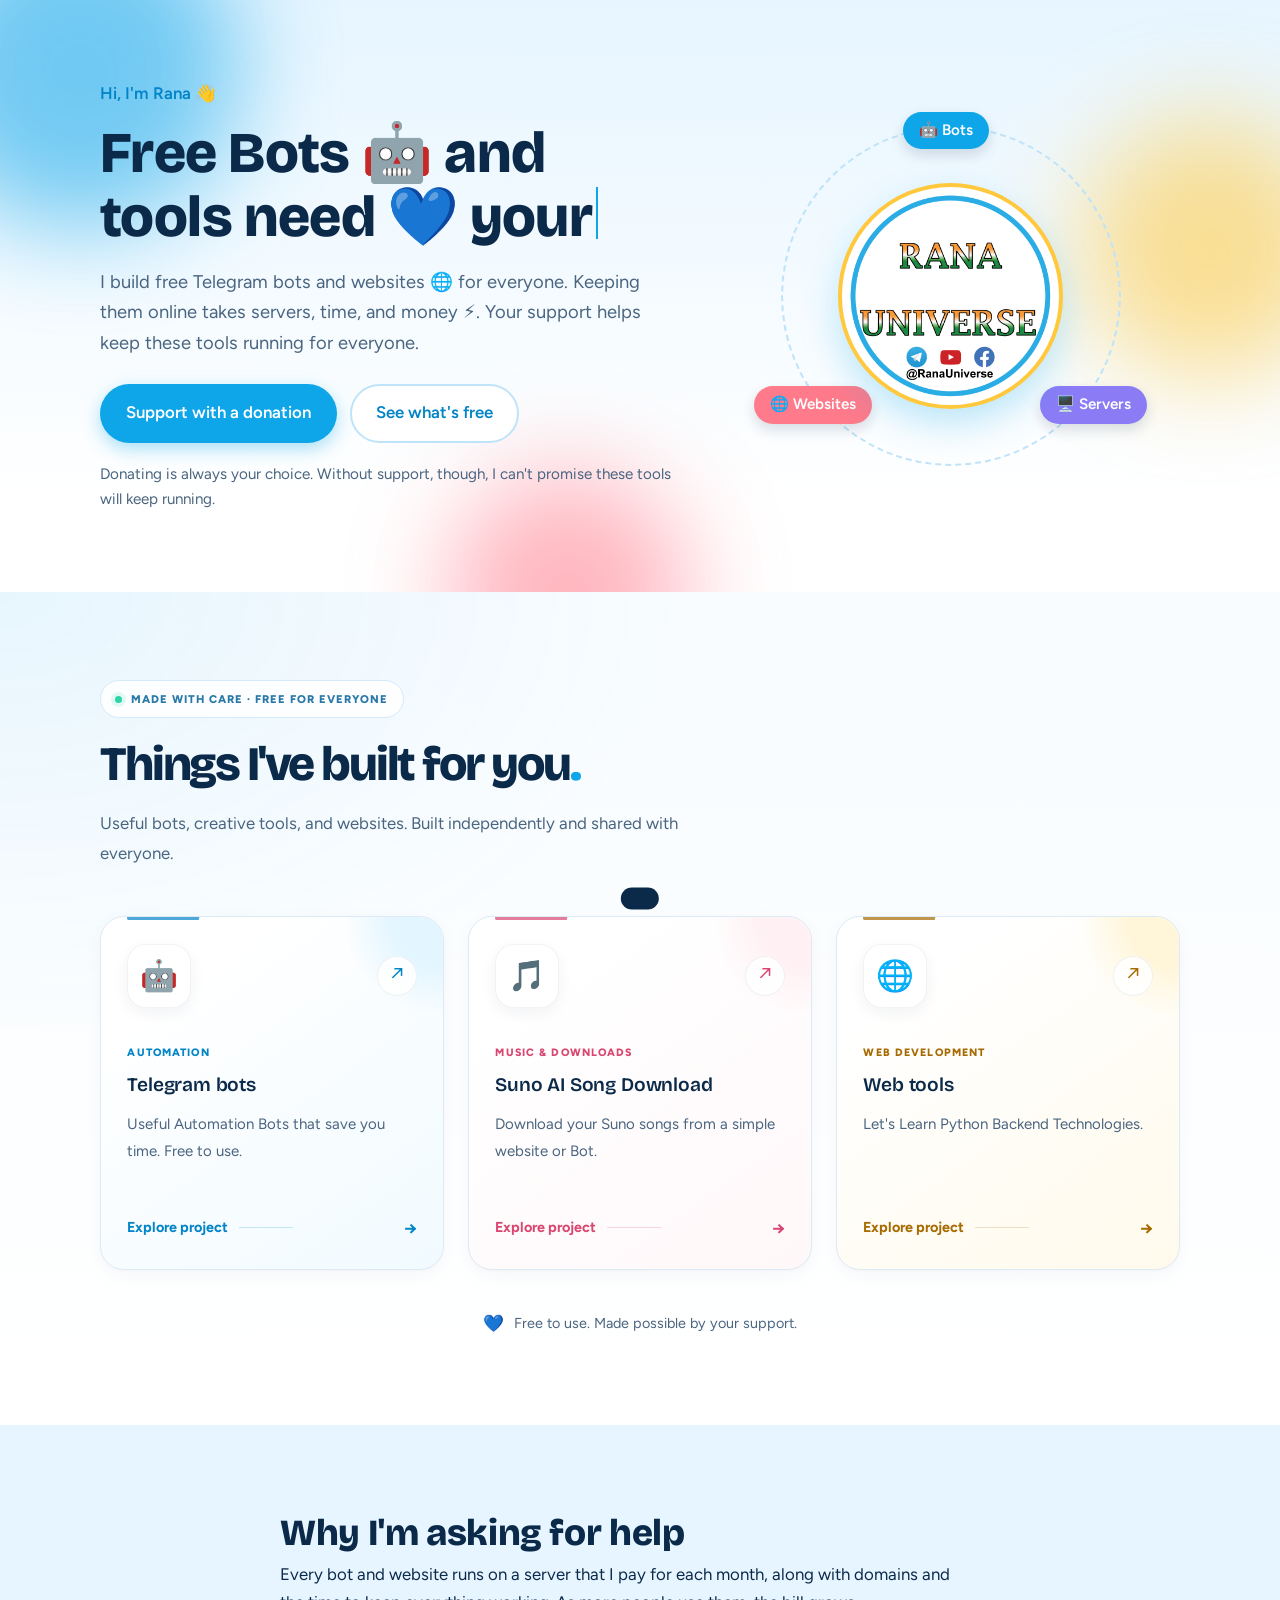
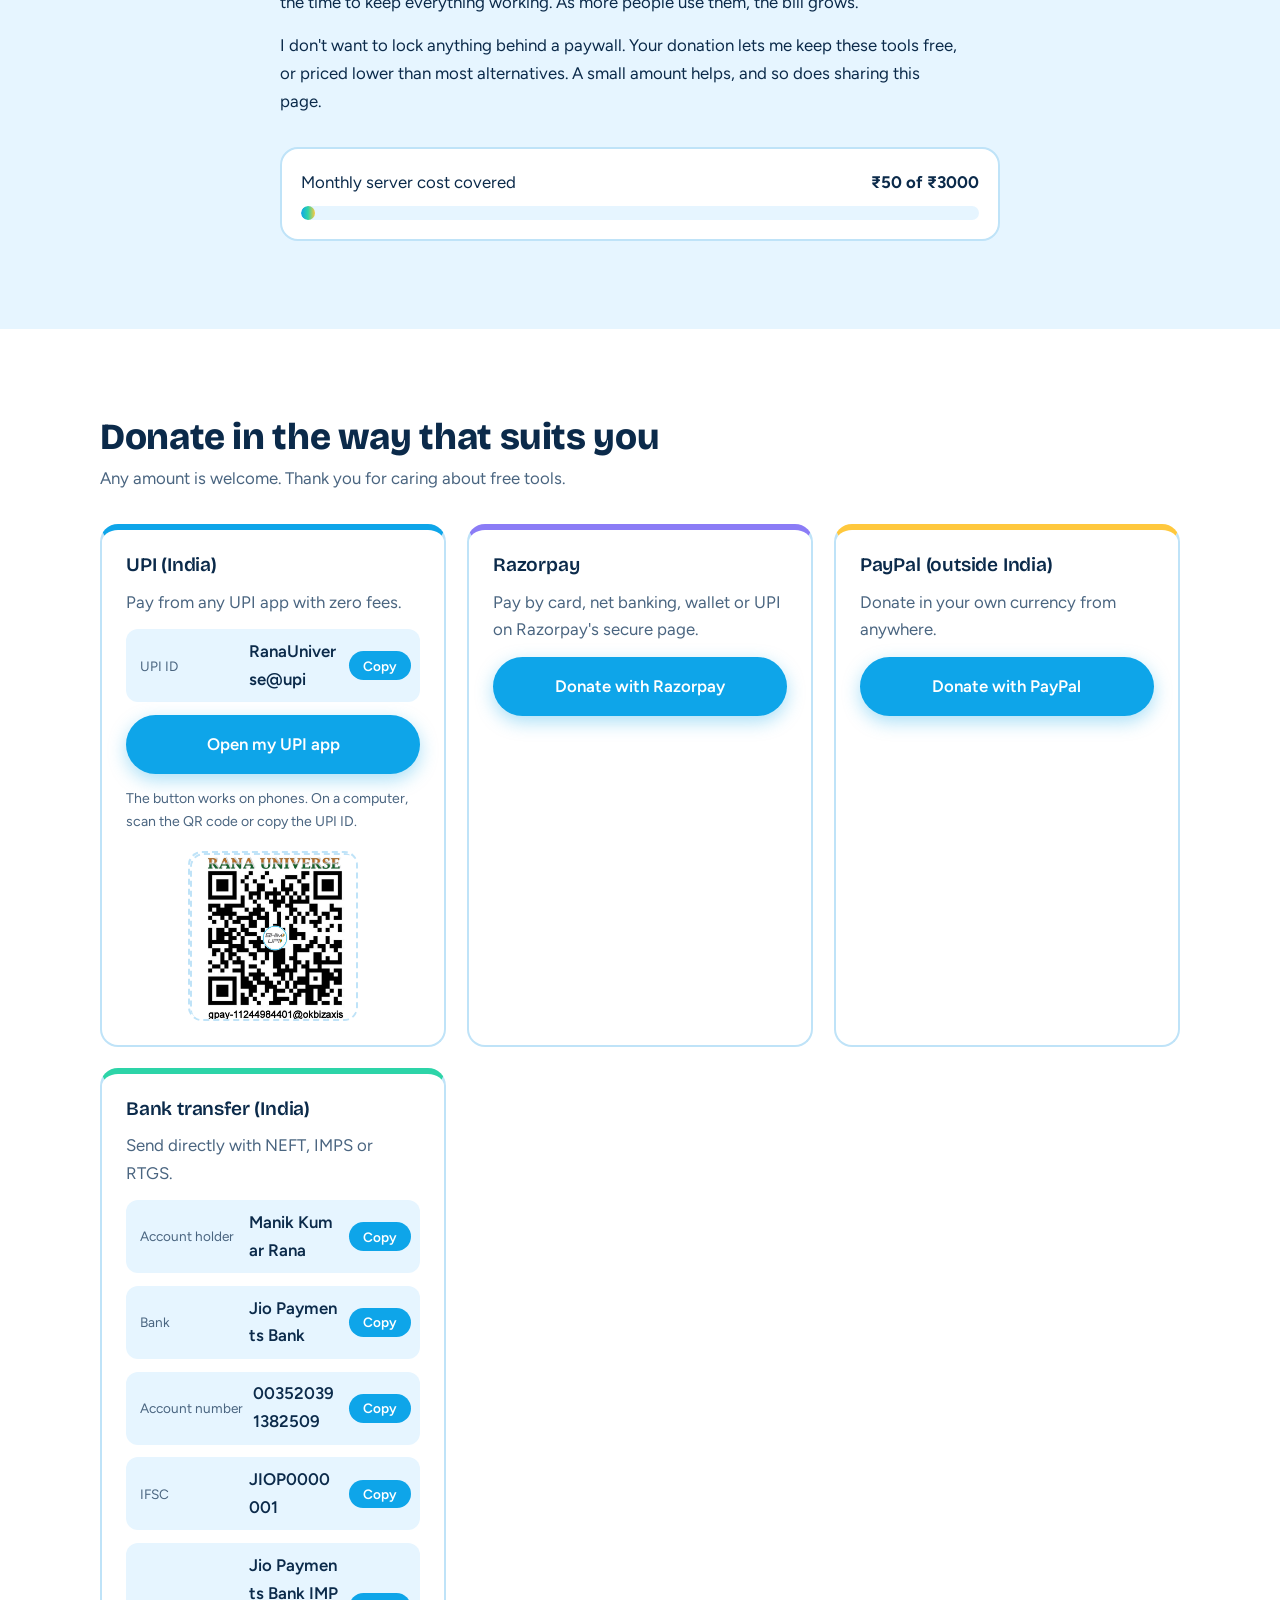
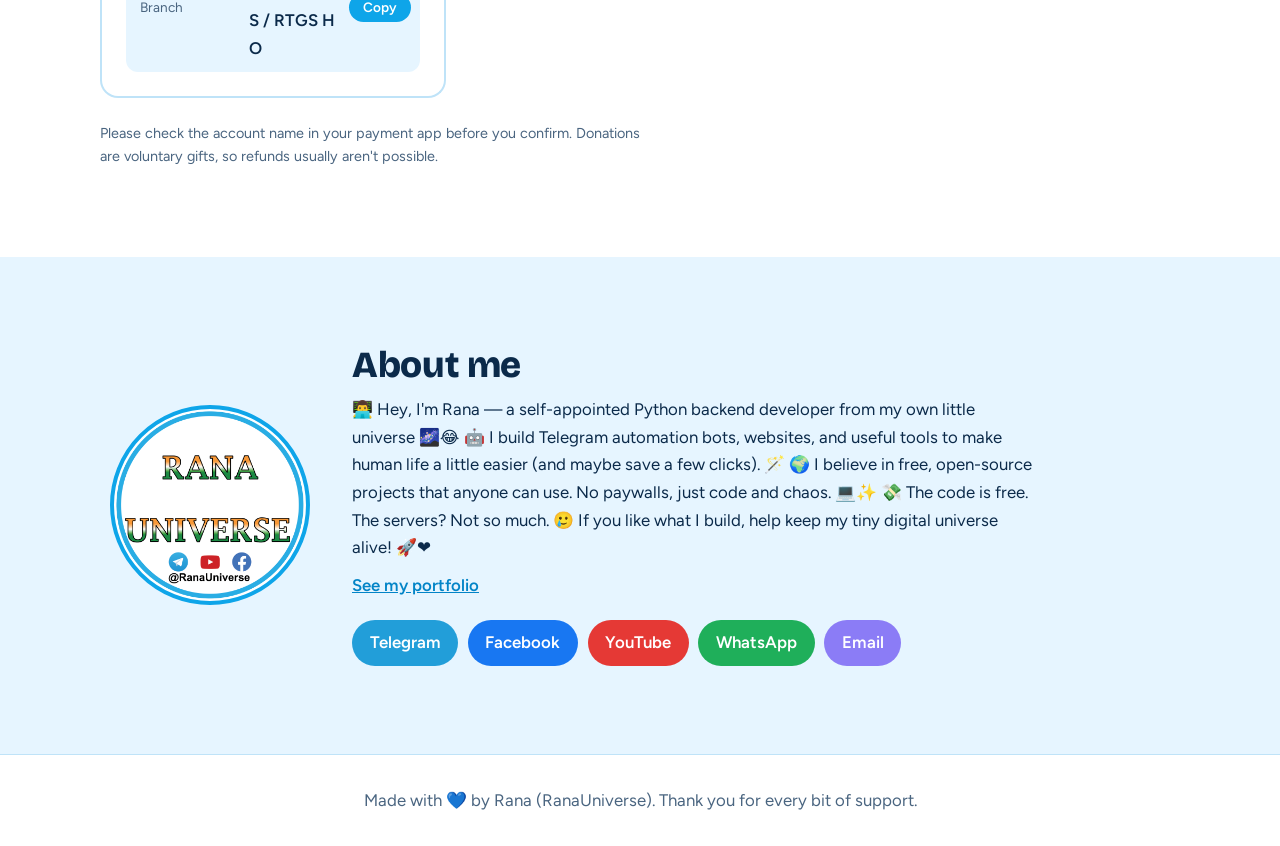
<file: docs/index.html>
<!doctype html>
<html lang="en">

<head>
    <meta charset="utf-8">
    <meta name="viewport" content="width=device-width, initial-scale=1">
    <title>Support Rana: Keep Free Bots, Website &amp; Tools Running</title>
    <meta name="description" content="I build free Telegram bots and websites. Servers cost money every month. Your donation keeps them alive.">
    <link rel="canonical" href="https://donate.rana49.online/">
    <meta property="og:type" content="website">
    <meta property="og:title" content="Support Rana: Keep Free Bots, Website &amp; Tools Running">
    <meta property="og:description" content="I build free Telegram bots and websites. Servers cost money every month. Your donation keeps them alive.">
    <meta property="og:url" content="https://donate.rana49.online/">
    <meta name="theme-color" content="#0EA5E9">
    <link rel="icon"
        href="data:image/svg+xml,%3Csvg xmlns='http://www.w3.org/2000/svg' viewBox='0 0 100 100'%3E%3Ctext y='.9em' font-size='90'%3E💙%3C/text%3E%3C/svg%3E">
    <link rel="preconnect" href="https://fonts.googleapis.com">
    <link rel="preconnect" href="https://fonts.gstatic.com" crossorigin>
    <link
        href="https://fonts.googleapis.com/css2?family=Bricolage+Grotesque:wght@600;800&family=Figtree:wght@400;600&display=swap"
        rel="stylesheet">
    <style>.typing{display:inline;white-space:pre-wrap}.typing::after{content:"";display:inline-block;width:2px;height:0.9em;margin-left:4px;vertical-align:-0.05em;background:var(--sky);animation:typing-cursor 0.8s steps(1) infinite}.typing.typing-done::after{animation:typing-cursor 0.8s steps(1) 3;animation-fill-mode:forwards}@keyframes typing-cursor{50%{opacity:0}}@media (prefers-reduced-motion:reduce){.typing::after{animation:none;opacity:1}}:root{--ink:#0B2A4A;--muted:#4A6580;--sky:#0EA5E9;--sky-d:#0284C7;--sky-soft:#E6F5FF;--line:#BFE3F8;--white:#fff;--coral:#FF7A8A;--sun:#FFC83D;--mint:#2DD4A8;--violet:#8B7CF6;--r:18px}*{box-sizing:border-box;margin:0}html{scroll-behavior:smooth}body{font:400 1.05rem/1.65 Figtree,system-ui,sans-serif;color:var(--ink);background:var(--white);-webkit-font-smoothing:antialiased}h1,h2,h3{font-family:"Bricolage Grotesque",Figtree,sans-serif;line-height:1.12;letter-spacing:-.01em}h1{font-size:clamp(2.1rem,5.4vw,3.6rem);font-weight:800}h2{font-size:clamp(1.6rem,3.6vw,2.3rem);font-weight:800;margin-bottom:.4rem}h3{font-size:1.2rem;font-weight:600}p{max-width:62ch}a{color:inherit}.wrap{width:min(1080px,100% - 2.5rem);margin-inline:auto}.narrow{width:min(720px,100% - 2.5rem)}.section{padding:clamp(3rem,7vw,5.5rem) 0;scroll-margin-top:1rem}.soft{background:var(--sky-soft)}.sub{color:var(--muted);margin-bottom:2rem}.btn{display:inline-block;padding:.85rem 1.5rem;border-radius:999px;font-weight:600;text-decoration:none;border:2px solid transparent;transition:transform .15s,box-shadow .2s,background .2s;cursor:pointer;text-align:center}.btn-primary{background:var(--sky);color:#fff;box-shadow:0 6px 18px rgba(14,165,233,.35)}.btn-primary:hover{background:var(--sky-d);transform:translateY(-2px);box-shadow:0 10px 24px rgba(14,165,233,.4)}.btn-ghost{background:#fff;border-color:var(--line);color:var(--sky-d)}.btn-ghost:hover{border-color:var(--sky);transform:translateY(-2px)}.btn:active{transform:translateY(0)}.full{display:block;width:100%}:focus-visible{outline:3px solid var(--violet);outline-offset:3px}.toast{position:fixed;left:50%;bottom:1.5rem;transform:translate(-50%,150%);background:var(--ink);color:#fff;padding:.7rem 1.2rem;border-radius:999px;font-weight:600;transition:transform .3s;z-index:10}.toast.show{transform:translate(-50%,0)}@media (prefers-reduced-motion:reduce){*,*::before,*::after{animation:none!important;transition:none!important;scroll-behavior:auto!important}}.hero{position:relative;overflow:hidden;padding:clamp(2.5rem,7vw,5rem) 0 clamp(3rem,7vw,5rem);background:linear-gradient(180deg,var(--sky-soft),#fff 85%)}.blob{position:absolute;border-radius:50%;filter:blur(50px);opacity:.55;animation:drift 14s ease-in-out infinite alternate}.b1{width:320px;height:320px;background:var(--sky);top:-90px;left:-80px}.b2{width:260px;height:260px;background:var(--sun);right:-60px;top:20%;animation-delay:-5s}.b3{width:240px;height:240px;background:var(--coral);left:35%;bottom:-120px;animation-delay:-9s}@keyframes drift{to{transform:translate(40px,30px) scale(1.12)}}.hero-grid{position:relative;display:grid;gap:3rem;align-items:center}@media(min-width:880px){.hero-grid{grid-template-columns:1.25fr 1fr}}.hello{font-weight:600;color:var(--sky-d);margin-bottom:.8rem}.lead{font-size:1.15rem;color:var(--muted);margin:1.1rem 0 1.6rem}.cta{display:flex;flex-wrap:wrap;gap:.8rem}.note{margin-top:1.2rem;font-size:.95rem;color:var(--muted)}.hero-text>*{animation:rise .7s cubic-bezier(.2,.7,.2,1) both}.hero-text>:nth-child(2){animation-delay:.1s}.hero-text>:nth-child(3){animation-delay:.2s}.hero-text>:nth-child(4){animation-delay:.3s}.hero-text>:nth-child(5){animation-delay:.4s}@keyframes rise{from{opacity:0;transform:translateY(22px)}}.orbit{position:relative;width:min(340px,80vw);aspect-ratio:1;margin-inline:auto}.ring{position:absolute;inset:0;border:2px dashed var(--line);border-radius:50%;animation:spin 26s linear infinite}.chip{position:absolute;display:inline-flex;align-items:center;justify-content:center;padding:.5rem 1rem;border-radius:999px;font:600 .95rem/1.4 Figtree,sans-serif;color:#fff;text-decoration:none;white-space:nowrap;cursor:pointer;pointer-events:auto;user-select:none;-webkit-user-select:none;animation:spin-back 26s linear infinite;box-shadow:0 6px 14px rgba(11,42,74,.15);transition:box-shadow .25s ease,filter .25s ease}.chip:hover{filter:brightness(1.12);box-shadow:0 9px 22px rgba(11,42,74,.25)}.chip:focus-visible{outline:3px solid var(--violet);outline-offset:4px}.chip:active{filter:brightness(.95)}@media (prefers-reduced-motion:reduce){.chip{animation:none;transition:none}.ring{animation:none}}.c1{top:-1rem;left:50%;margin-left:-3rem;background:var(--sky)}.c2{bottom:12%;left:-1.8rem;background:var(--coral)}.c3{bottom:12%;right:-1.8rem;background:var(--violet)}@keyframes spin{to{transform:rotate(360deg)}}@keyframes spin-back{to{transform:rotate(-360deg)}}.avatar{position:absolute;inset:18%;border-radius:50%;background:#fff;border:6px solid #fff;box-shadow:0 0 0 4px var(--sun),0 16px 40px rgba(14,165,233,.3);display:grid;place-items:center;overflow:hidden;text-align:center;color:var(--muted);font-weight:600;line-height:1.3}.avatar img{width:100%;height:100%;object-fit:cover}.cards{display:grid;gap:1.2rem;grid-template-columns:repeat(auto-fit,minmax(240px,1fr))}.card{display:block;text-decoration:none;background:#fff;border:2px solid var(--line);border-radius:var(--r);padding:1.5rem;transition:transform .2s,border-color .2s,box-shadow .2s}a.card:hover{transform:translateY(-4px);box-shadow:0 14px 30px rgba(14,165,233,.18)}.card .ico{display:grid;place-items:center;width:3rem;height:3rem;border-radius:14px;font-size:1.5rem;margin-bottom:.9rem}.card p{color:var(--muted);margin-top:.3rem}.c0 .ico{background:#D8F1FF}.c1 .ico{background:#FFE3E7}.c2 .ico{background:#FFF1C4}.c3 .ico{background:#D7F7EC}.narrow p+p{margin-top:1rem}.about{display:grid;gap:2rem;align-items:center}@media(min-width:760px){.about{grid-template-columns:220px 1fr}}.about-photo{width:200px;aspect-ratio:1;border-radius:50%;background:#fff;border:4px solid var(--sky);display:grid;place-items:center;overflow:hidden;text-align:center;color:var(--muted);font-weight:600;margin-inline:auto}.about-photo img{width:100%;height:100%;object-fit:cover}.about p{margin-top:.6rem}.plain{color:var(--sky-d);font-weight:600}.socials{display:flex;flex-wrap:wrap;gap:.6rem;margin-top:1.3rem}.soc{padding:.55rem 1.1rem;border-radius:999px;color:#fff;font-weight:600;text-decoration:none;transition:transform .15s,filter .2s}.soc:hover{transform:translateY(-3px);filter:brightness(1.08)}.s-fb{background:#1877F2}.s-yt{background:#E53935}.s-wa{background:#1FAF5A}.s-tg{background:#229ED9}.s-em{background:var(--violet)}.footer{padding:2rem 1.25rem;text-align:center;color:var(--muted);background:#fff;border-top:1px solid var(--line)}.footer p{margin-inline:auto}.free-section{position:relative;overflow:hidden;background:radial-gradient(ellipse at 0% 0%,rgba(14,165,233,0.07),transparent 38%),linear-gradient(180deg,#f8fcff 0%,#ffffff 100%)}.free-heading{max-width:650px;margin-bottom:3rem}.free-eyebrow{display:inline-flex;align-items:center;gap:0.55rem;padding:0.55rem 0.9rem;margin-bottom:1.25rem;border:1px solid #d5eafa;border-radius:999px;background:rgba(255,255,255,0.9);color:#2878a8;font-size:0.7rem;font-weight:800;letter-spacing:0.09em}.free-eyebrow-dot{width:7px;height:7px;border-radius:50%;background:#2dd4a8;box-shadow:0 0 0 4px rgba(45,212,168,0.13)}.free-heading h2{max-width:600px;font-size:clamp(2rem,4.5vw,3rem);letter-spacing:-0.045em;line-height:1.12}.free-period{color:var(--sky)}.free-sub{margin-top:1rem;color:var(--muted);font-size:1.05rem;line-height:1.8}.free-grid{display:grid;grid-template-columns:repeat(3,minmax(0,1fr));gap:1.5rem;align-items:stretch}.project-card{--accent:#0284c7;--tint:#dff3ff;position:relative;isolation:isolate;display:flex;flex-direction:column;min-width:0;min-height:335px;padding:1.65rem;overflow:hidden;border:1px solid #dcebf5;border-radius:24px;background:linear-gradient(145deg,#ffffff 20%,var(--tint) 180%);box-shadow:0 5px 18px rgba(11,42,74,0.035),0 1px 2px rgba(11,42,74,0.025);color:var(--ink);text-decoration:none;transition:transform 300ms cubic-bezier(.2,.7,.2,1),border-color 300ms ease,box-shadow 300ms ease}.project-card-0{--accent:#0284c7;--tint:#e2f5ff}.project-card-1{--accent:#d94672;--tint:#fff0f3}.project-card-2{--accent:#a66a00;--tint:#fff5d8}.project-card-3{--accent:#078b68;--tint:#e0f8ef}.project-glow{position:absolute;z-index:-1;top:-92px;right:-92px;width:190px;height:190px;border-radius:50%;pointer-events:none;background:radial-gradient(circle,var(--tint) 0%,var(--tint) 35%,transparent 72%);opacity:0.95;transition:transform 450ms cubic-bezier(.2,.7,.2,1),opacity 300ms ease}.project-card::after{content:"";position:absolute;top:0;left:1.65rem;right:1.65rem;height:3px;border-radius:0 0 6px 6px;background:var(--accent);opacity:0.7;transform:scaleX(0.25);transform-origin:left;transition:transform 350ms ease,opacity 350ms ease}.project-top{display:flex;align-items:center;justify-content:space-between;gap:1rem;margin-bottom:2.3rem}.project-icon{display:grid;place-items:center;width:4rem;height:4rem;flex:0 0 auto;border:1px solid rgba(11,42,74,0.055);border-radius:19px;background:#ffffff;box-shadow:0 5px 15px rgba(11,42,74,0.055);font-size:1.9rem;transition:transform 300ms cubic-bezier(.2,.7,.2,1),border-radius 300ms ease,box-shadow 300ms ease}.project-open{display:grid;place-items:center;width:2.5rem;height:2.5rem;flex:0 0 auto;border:1px solid rgba(11,42,74,0.06);border-radius:50%;background:rgba(255,255,255,0.85);color:var(--accent);font-size:1.25rem;transition:transform 250ms ease,color 250ms ease,background 250ms ease}.project-content{flex:1}.project-label{display:block;margin-bottom:0.7rem;color:var(--accent);font-size:0.67rem;font-weight:800;letter-spacing:0.105em}.project-content h3{margin-bottom:0.8rem;font-size:clamp(1.15rem,1.5vw,1.35rem);line-height:1.3;overflow-wrap:anywhere;transition:color 250ms ease}.project-content p{max-width:36ch;color:var(--muted);font-size:0.94rem;line-height:1.8}.project-footer{display:flex;align-items:center;gap:0.65rem;margin-top:2rem;padding-top:1rem;color:var(--accent);font-size:0.9rem;font-weight:700}.project-line{flex:1;height:1px;background:currentColor;opacity:0.2;transform:scaleX(0.35);transform-origin:left;transition:transform 300ms ease,opacity 300ms ease}.project-arrow{flex:0 0 auto;font-size:1.1rem;transition:transform 250ms ease}@media (hover:hover) and (pointer:fine){.project-card:hover{transform:translateY(-8px);border-color:var(--accent);box-shadow:0 22px 45px rgba(11,42,74,0.085),0 5px 12px rgba(11,42,74,0.025)}.project-card:hover .project-glow{transform:scale(1.65) translate(-8px,8px);opacity:1}.project-card:hover::after{transform:scaleX(1);opacity:1}.project-card:hover .project-icon{transform:translateY(-4px) rotate(-5deg);border-radius:23px;box-shadow:0 10px 22px rgba(11,42,74,0.09)}.project-card:hover .project-open{transform:translate(3px,-3px);background:var(--accent);color:#ffffff}.project-card:hover .project-content h3{color:var(--accent)}.project-card:hover .project-line{transform:scaleX(1);opacity:0.65}.project-card:hover .project-arrow{transform:translateX(4px)}}.project-card:focus-visible{outline:3px solid var(--violet);outline-offset:5px;border-color:var(--accent)}.free-footer-note{display:flex;align-items:center;justify-content:center;gap:0.6rem;margin-top:2.5rem;text-align:center}.free-footer-note p{color:var(--muted);font-size:0.9rem}@media (max-width:850px){.free-grid{grid-template-columns:repeat(2,minmax(0,1fr));gap:1.2rem}.project-card{min-height:310px}.free-heading{margin-bottom:2.3rem}}@media (max-width:560px){.free-grid{grid-template-columns:1fr;gap:1rem}.project-card{min-height:285px;padding:1.4rem;border-radius:21px}.project-top{margin-bottom:1.8rem}.project-card::after{left:1.4rem;right:1.4rem}.free-heading{margin-bottom:2rem}.free-eyebrow{font-size:0.62rem;letter-spacing:0.065em}}@media (prefers-reduced-motion:reduce){.project-card,.project-glow,.project-icon,.project-open,.project-card::after,.project-content h3,.project-line,.project-arrow{transition:none!important}.project-card:hover{transform:none}}.pay-grid{display:grid;gap:1.3rem;grid-template-columns:repeat(auto-fit,minmax(290px,1fr))}.pay{background:#fff;border:2px solid var(--line);border-top:6px solid var(--sky);border-radius:var(--r);padding:1.5rem;display:flex;flex-direction:column;gap:.8rem}.p-bank{border-top-color:var(--mint)}.p-rzp{border-top-color:var(--violet)}.p-pp{border-top-color:var(--sun)}.pay>p{color:var(--muted)}.row{display:flex;align-items:center;gap:.6rem;background:var(--sky-soft);border-radius:12px;padding:.55rem .6rem .55rem .9rem}.k{font-size:.85rem;color:var(--muted);min-width:6.2rem}.v{flex:1;font-weight:600;word-break:break-all}.copy{border:0;background:var(--sky);color:#fff;font:600 .85rem Figtree,sans-serif;padding:.4rem .85rem;border-radius:999px;cursor:pointer;transition:transform .15s,background .2s}.copy:hover{background:var(--sky-d);transform:scale(1.06)}.copy.done{background:var(--mint);animation:pop .35s}@keyframes pop{50%{transform:scale(1.18)}}.hint{font-size:.88rem;color:var(--muted)}.qr{width:170px;aspect-ratio:1;margin:.3rem auto 0;border:2px dashed var(--line);border-radius:14px;display:grid;place-items:center;text-align:center;color:var(--muted);font-size:.9rem;overflow:hidden}.qr img{width:100%;height:100%;object-fit:contain}.fine{margin-top:1.5rem;font-size:.9rem;color:var(--muted)}.goal{margin-top:2rem;background:#fff;border:2px solid var(--line);border-radius:var(--r);padding:1.2rem}.goal-top{display:flex;justify-content:space-between;gap:1rem;flex-wrap:wrap;margin-bottom:.6rem}.bar{height:14px;border-radius:999px;background:var(--sky-soft);overflow:hidden}.bar span{display:block;height:100%;width:var(--w);border-radius:inherit;background:linear-gradient(90deg,var(--sky),var(--mint),var(--sun));animation:fill 1.4s cubic-bezier(.2,.7,.2,1) both}@keyframes fill{from{width:0}}</style>
</head>

<body>
    
<header class="hero">
  <span class="blob b1"></span><span class="blob b2"></span><span class="blob b3"></span>
  <div class="wrap hero-grid">
    <div class="hero-text">
      <p class="hello">Hi, I'm Rana 👋</p>

      <h1 data-typing data-typing-speed="55" data-delete-speed="30" data-typing-pause="3000">
        Free Bots 🤖 and tools need 💙 your support to keep running.
      </h1>

      <p class="lead">
        I build free Telegram bots and websites 🌐 for everyone.
        Keeping them online takes servers, time, and money ⚡.
        Your support helps keep these tools running for everyone.
      </p>
      <div class="cta">
        <a class="btn btn-primary" href="#donate">Support with a donation</a>
        <a class="btn btn-ghost" href="#free">See what's free</a>
      </div>
      <p class="note">
        Donating is always your choice. Without support, though, I can't promise these tools will keep running.
      </p>
    </div>

    <div class="orbit">
      <div class="ring">
        <a class="chip c1" href="https://t.me/SunoAiSongDownloadBot" target="_blank" rel="noopener noreferrer"
          aria-label="Explore Telegram bots">
          🤖 Bots
        </a>

        <a class="chip c2" href="https://rana49.online" target="_blank" rel="noopener noreferrer"
          aria-label="Explore websites">
          🌐 Websites
        </a>

        <a class="chip c3" href="https://rana49.online" target="_blank" rel="noopener noreferrer"
          aria-label="Explore web tools and servers">
          🖥️ Servers
        </a>
      </div>

      <div class="avatar">
        
        <img src="static/image/me.png" alt="Rana's profile photo">
        
      </div>
    </div>

  </div>
</header>
<main>
    <section class="section free-section" id="free">
  <div class="wrap">

    <div class="free-heading">
      <span class="free-eyebrow">
        <span class="free-eyebrow-dot"></span>
        MADE WITH CARE · FREE FOR EVERYONE
      </span>

      <h2>Things I've built for you<span class="free-period">.</span></h2>

      <p class="free-sub">
        Useful bots, creative tools, and websites.
        Built independently and shared with everyone.
      </p>
    </div>

    <div class="free-grid">
      
      <a class="project-card project-card-0" href="https://t.me/SunoAiSongDownloadBot" target="_blank"
        rel="noopener noreferrer">
        <span class="project-glow" aria-hidden="true"></span>

        <div class="project-top">
          <span class="project-icon" aria-hidden="true">
            🤖
          </span>

          <span class="project-open" aria-hidden="true">↗</span>
        </div>

        <div class="project-content">
          <span class="project-label">
            
            AUTOMATION
            
          </span>

          <h3>Telegram bots</h3>

          <p>Useful Automation Bots that save you time. Free to use.</p>
        </div>

        <div class="project-footer">
          <span>Explore project</span>
          <span class="project-line" aria-hidden="true"></span>
          <span class="project-arrow" aria-hidden="true">→</span>
        </div>
      </a>
      
      <a class="project-card project-card-1" href="https://sunoaisongdownload.online" target="_blank"
        rel="noopener noreferrer">
        <span class="project-glow" aria-hidden="true"></span>

        <div class="project-top">
          <span class="project-icon" aria-hidden="true">
            🎵
          </span>

          <span class="project-open" aria-hidden="true">↗</span>
        </div>

        <div class="project-content">
          <span class="project-label">
            
            MUSIC &amp; DOWNLOADS
            
          </span>

          <h3>Suno AI Song Download</h3>

          <p>Download your Suno songs from a simple website or Bot.</p>
        </div>

        <div class="project-footer">
          <span>Explore project</span>
          <span class="project-line" aria-hidden="true"></span>
          <span class="project-arrow" aria-hidden="true">→</span>
        </div>
      </a>
      
      <a class="project-card project-card-2" href="https://rana49.online" target="_blank"
        rel="noopener noreferrer">
        <span class="project-glow" aria-hidden="true"></span>

        <div class="project-top">
          <span class="project-icon" aria-hidden="true">
            🌐
          </span>

          <span class="project-open" aria-hidden="true">↗</span>
        </div>

        <div class="project-content">
          <span class="project-label">
            
            WEB DEVELOPMENT
            
          </span>

          <h3>Web tools</h3>

          <p>Let&#39;s Learn Python Backend Technologies.</p>
        </div>

        <div class="project-footer">
          <span>Explore project</span>
          <span class="project-line" aria-hidden="true"></span>
          <span class="project-arrow" aria-hidden="true">→</span>
        </div>
      </a>
      
    </div>

    <div class="free-footer-note">
      <span aria-hidden="true">💙</span>
      <p>Free to use. Made possible by your support.</p>
    </div>

  </div>
</section>
    <section class="section soft" id="why">
  <div class="wrap narrow">
    <h2>Why I'm asking for help</h2>
    <p>Every bot and website runs on a server that I pay for each month, along with domains and the time to keep everything working. As more people use them, the bill grows.</p>
    <p>I don't want to lock anything behind a paywall. Your donation lets me keep these tools free, or priced lower than most alternatives. A small amount helps, and so does sharing this page.</p>
    
    <div class="goal" role="group" aria-label="Monthly server cost">
      <div class="goal-top"><span>Monthly server cost covered</span><strong>₹50 of ₹3000</strong></div>
      <div class="bar"><span style="--w: 2%"></span></div>
    </div>
    
  </div>
</section>
    
<section class="section" id="donate">
  <div class="wrap">
    <h2>Donate in the way that suits you</h2>
    <p class="sub">Any amount is welcome. Thank you for caring about free tools.</p>
    <div class="pay-grid">

      <article class="pay p-upi">
        <h3>UPI (India)</h3>
        <p>Pay from any UPI app with zero fees.</p>
        <div class="row"><span class="k">UPI ID</span><span class="v">RanaUniverse@upi</span>
  <button class="copy" type="button" data-copy="RanaUniverse@upi" data-label="UPI ID"
    aria-label="Copy UPI ID">Copy</button>
</div>
        <a class="btn btn-primary full" href="upi://pay?pa=RanaUniverse%40upi&amp;pn=Manik%20Kumar%20Rana&amp;cu=INR">Open my UPI app</a>
        <p class="hint">The button works on phones. On a computer, scan the QR code or copy the UPI ID.</p>
        <div class="qr">
          <div class="qr">
            
            <img src="static/image/upi_qr.jpg" alt="UPI payment QR code">
            
          </div>
        </div>
      </article>

      <article class="pay p-rzp">
        <h3>Razorpay</h3>
        <p>Pay by card, net banking, wallet or UPI on Razorpay's secure page.</p>
        <a class="btn btn-primary full" href="https://razorpay.me/@RanaUniverse" target="_blank" rel="noopener">Donate with
          Razorpay</a>
      </article>

      <article class="pay p-pp">
        <h3>PayPal (outside India)</h3>
        <p>Donate in your own currency from anywhere.</p>
        <a class="btn btn-primary full" href="https://paypal.me/RanaUniverse321" target="_blank" rel="noopener">Donate with PayPal</a>
      </article>

      <article class="pay p-bank">
        <h3>Bank transfer (India)</h3>
        <p>Send directly with NEFT, IMPS or RTGS.</p>
        <div class="row"><span class="k">Account holder</span><span class="v">Manik Kumar Rana</span>
  <button class="copy" type="button" data-copy="Manik Kumar Rana" data-label="Account holder"
    aria-label="Copy Account holder">Copy</button>
</div><div class="row"><span class="k">Bank</span><span class="v">Jio Payments Bank</span>
  <button class="copy" type="button" data-copy="Jio Payments Bank" data-label="Bank"
    aria-label="Copy Bank">Copy</button>
</div><div class="row"><span class="k">Account number</span><span class="v">003520391382509</span>
  <button class="copy" type="button" data-copy="003520391382509" data-label="Account number"
    aria-label="Copy Account number">Copy</button>
</div><div class="row"><span class="k">IFSC</span><span class="v">JIOP0000001</span>
  <button class="copy" type="button" data-copy="JIOP0000001" data-label="IFSC"
    aria-label="Copy IFSC">Copy</button>
</div><div class="row"><span class="k">Branch</span><span class="v">Jio Payments Bank IMPS / RTGS HO</span>
  <button class="copy" type="button" data-copy="Jio Payments Bank IMPS / RTGS HO" data-label="Branch"
    aria-label="Copy Branch">Copy</button>
</div>
      </article>

    </div>
    <p class="fine">Please check the account name in your payment app before you confirm. Donations are voluntary gifts,
      so refunds usually aren't possible.</p>
  </div>
</section>
    <section class="section soft" id="about">
  <div class="wrap about">
    <div class="about-photo">
      
      <img src="static/image/me.png" alt="About Rana">
      
    </div>
    <div>
      <h2>About me</h2>
      <p>👨‍💻 Hey, I&#39;m Rana — a self-appointed Python backend developer from my own little universe 🌌😂

🤖 I build Telegram automation bots, websites, and useful tools to make human life a little easier (and maybe save a few clicks). 🪄

🌍 I believe in free, open-source projects that anyone can use. No paywalls, just code and chaos. 💻✨

💸 The code is free. The servers? Not so much. 🥲 If you like what I build, help keep my tiny digital universe alive! 🚀❤️</p>
      <p><a class="plain" href="https://rana49.online" target="_blank" rel="noopener">See my portfolio</a></p>
      <div class="socials">
        <a class="soc s-tg" href="https://t.me/RanaUniverse" target="_blank" rel="noopener">Telegram</a>
        <a class="soc s-fb" href="https://www.facebook.com/RanaUniverse" target="_blank" rel="noopener">Facebook</a>
        <a class="soc s-yt" href="https://www.youtube.com/@RanaUniverse" target="_blank" rel="noopener">YouTube</a>
        <a class="soc s-wa" href="https://wa.me/917044394156" target="_blank" rel="noopener">WhatsApp</a>
        <a class="soc s-em" href="mailto:RanaUniverse321+donate@gmail.com">Email</a>
      </div>
    </div>
  </div>
</section>
</main>
<footer class="footer">
  <p>Made with 💙 by Rana (RanaUniverse). Thank you for every bit of support.</p>
</footer>

    <div class="toast" id="toast" role="status" aria-live="polite"></div>
    <script>
(() => {
    const elements = document.querySelectorAll("[data-typing]");

    elements.forEach((element) => {
        const text = element.dataset.typing || element.textContent.trim();

        const speed = Number(element.dataset.typingSpeed) || 65;
        const deleteSpeed = Number(element.dataset.deleteSpeed) || 30;
        const pause = Number(element.dataset.typingPause) || 5000;

        const reducedMotion = window.matchMedia(
            "(prefers-reduced-motion: reduce)"
        ).matches;

        if (reducedMotion) {
            element.textContent = text;
            return;
        }

        element.textContent = "";
        element.classList.add("typing");

        let index = 0;
        let deleting = false;

        function animate() {
            element.textContent = text.slice(0, index);

            if (!deleting) {
                // Type the next character
                if (index < text.length) {
                    index++;
                    setTimeout(animate, speed);
                } else {
                    // Wait before deleting
                    deleting = true;
                    setTimeout(animate, pause);
                }
            } else {
                // Delete one character at a time
                if (index > 0) {
                    index--;
                    setTimeout(animate, deleteSpeed);
                } else {
                    // Start typing again
                    deleting = false;
                    setTimeout(animate, 400);
                }
            }
        }

        animate();
    });
})();

const toast = document.getElementById("toast");
let toastTimer;
function showToast(msg) {
  toast.textContent = msg;
  toast.classList.add("show");
  clearTimeout(toastTimer);
  toastTimer = setTimeout(() => toast.classList.remove("show"), 1800);
}
async function copyText(text) {
  try {
    await navigator.clipboard.writeText(text);
  } catch (e) {
    const t = document.createElement("textarea");
    t.value = text;
    document.body.appendChild(t);
    t.select();
    document.execCommand("copy");
    t.remove();
  }
}

document.querySelectorAll("[data-copy]").forEach((btn) => {
  btn.addEventListener("click", async () => {
    await copyText(btn.dataset.copy);
    btn.classList.add("done");
    btn.textContent = "Copied";
    showToast(btn.dataset.label + " copied");
    setTimeout(() => { btn.classList.remove("done"); btn.textContent = "Copy"; }, 1800);
  });
});
</script>
</body>

</html>
</file>
